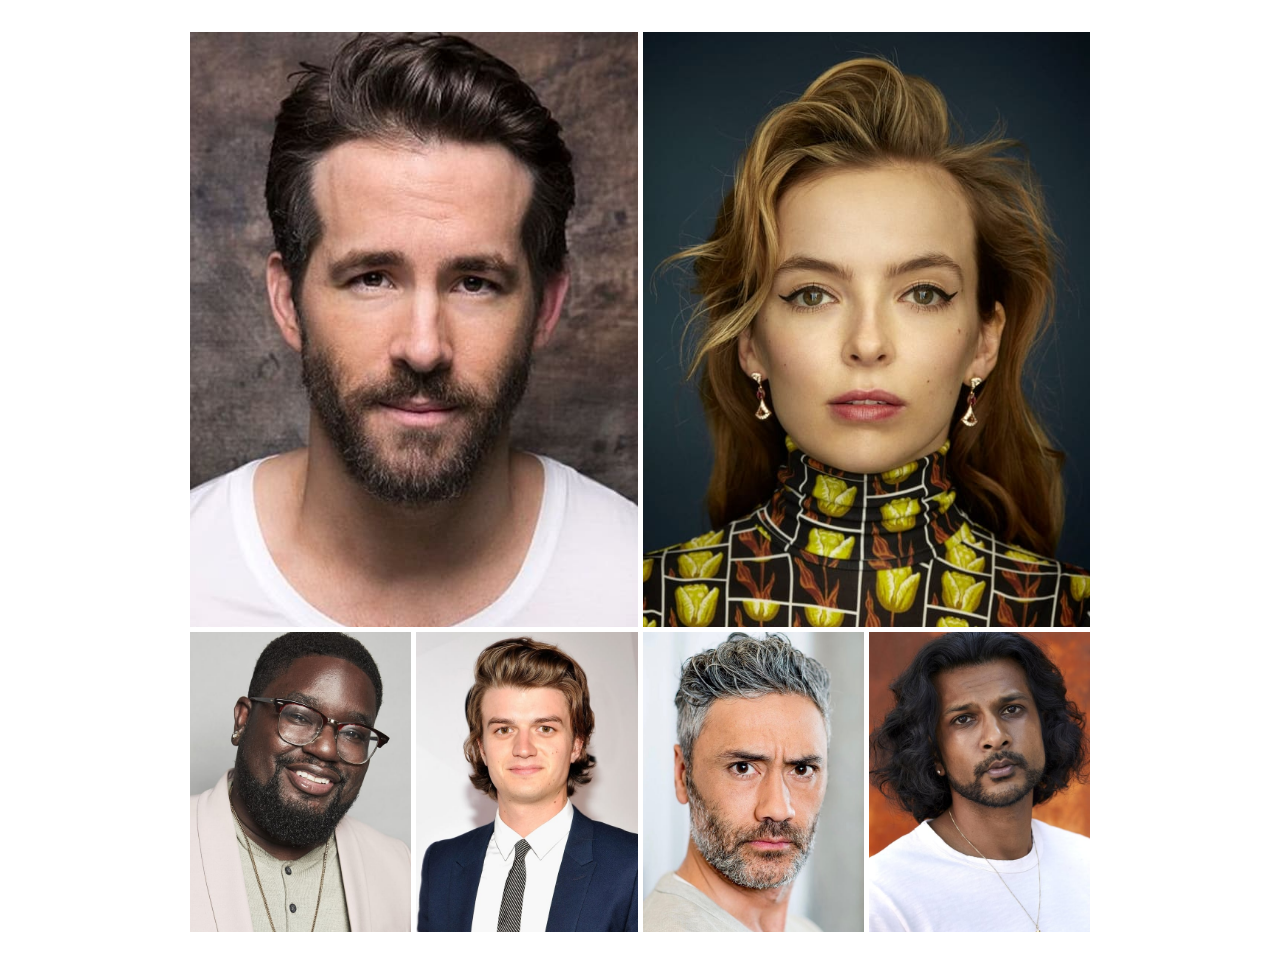
<file: actorsgallery.html>
<!DOCTYPE html>
<html lang="en">
<head>
    <meta charset="UTF-8">
    <meta http-equiv="X-UA-Compatible" content="IE=edge">
    <meta name="viewport" content="width=device-width, initial-scale=1.0">
    <link rel="stylesheet" href="css/gallery.css">
    <title>Free Guy Actors Gallery</title>
</head>
<body>
 <div class="container">

    <div class="ryan">
       <div class="img">
           <img src="images/ryan.jpg" alt="">
       </div>
    </div>

    <div class="jodie">
        <div class="img">
            <img src="images/jodie.jpg" alt="">
        </div> 
    </div>

    <div class="lilrel">
        <div class="img">
            <img src="images/lilrel.jpg" alt="">
        </div>
    </div>

    <div class="joe">
        <div class="img">
            <img src="images/joe.jpg" alt="">
        </div>
    </div>

    <div class="taika">
        <div class="img">
            <img src="images/taika.jpg" alt="">
        </div>
    </div>

    <div class="utkarsh">
        <div class="img">
        <img src="images/utkarsh.jpg" alt="">
        </div>
    </div>
 </div>   

</body>
</html>
</file>
<file: css/gallery.css>
* {
    margin: 0;
    padding: 0;
    box-sizing: border-box;
    /*border: 1px solid red;*/
}

.container{
    width: 900px;
    height: 900px;
    margin: 2rem auto;
    display: grid;
    grid-template-columns: repeat(4,1fr);
    grid-template-rows: 595px 300px;
    gap: 5px;
}

.container > div {
width: 100%; 
height: 100%;
}

.img {
    width: 100%;
    height: 100%;
}

.img img {
    width: 100%;
    height: 100%;
    object-fit: cover;
}

.ryan {
    grid-column: 1/3;
    grid-row: 1/2;
}

.jodie {
    grid-column: 3/5;
    grid-row: 1/2;
}

@media (max-width:568px) {
    body {
        background-color: black;
    }

    .container{
        width: auto;
        grid-template-columns: repeat(1, auto);
        grid-template-rows: repeat(6, 1fr);
        grid-template-areas: 
        "ryan"
        "jodie"
        "lilrel"
        "joe"
        "taika"
        "utkarsh"
        ;
    }

    .ryan {
        grid-area: ryan;
    }
    .jodie{
        grid-area: jodie;
    }
    .lilrel {
        grid-area: lilrel;
    }
    .joe {
        grid-area: joe;
    }
    .taika{
        grid-area: taika;
    }
    .utkarsh {
        grid-area: utkarsh;
    }
}
</file>
